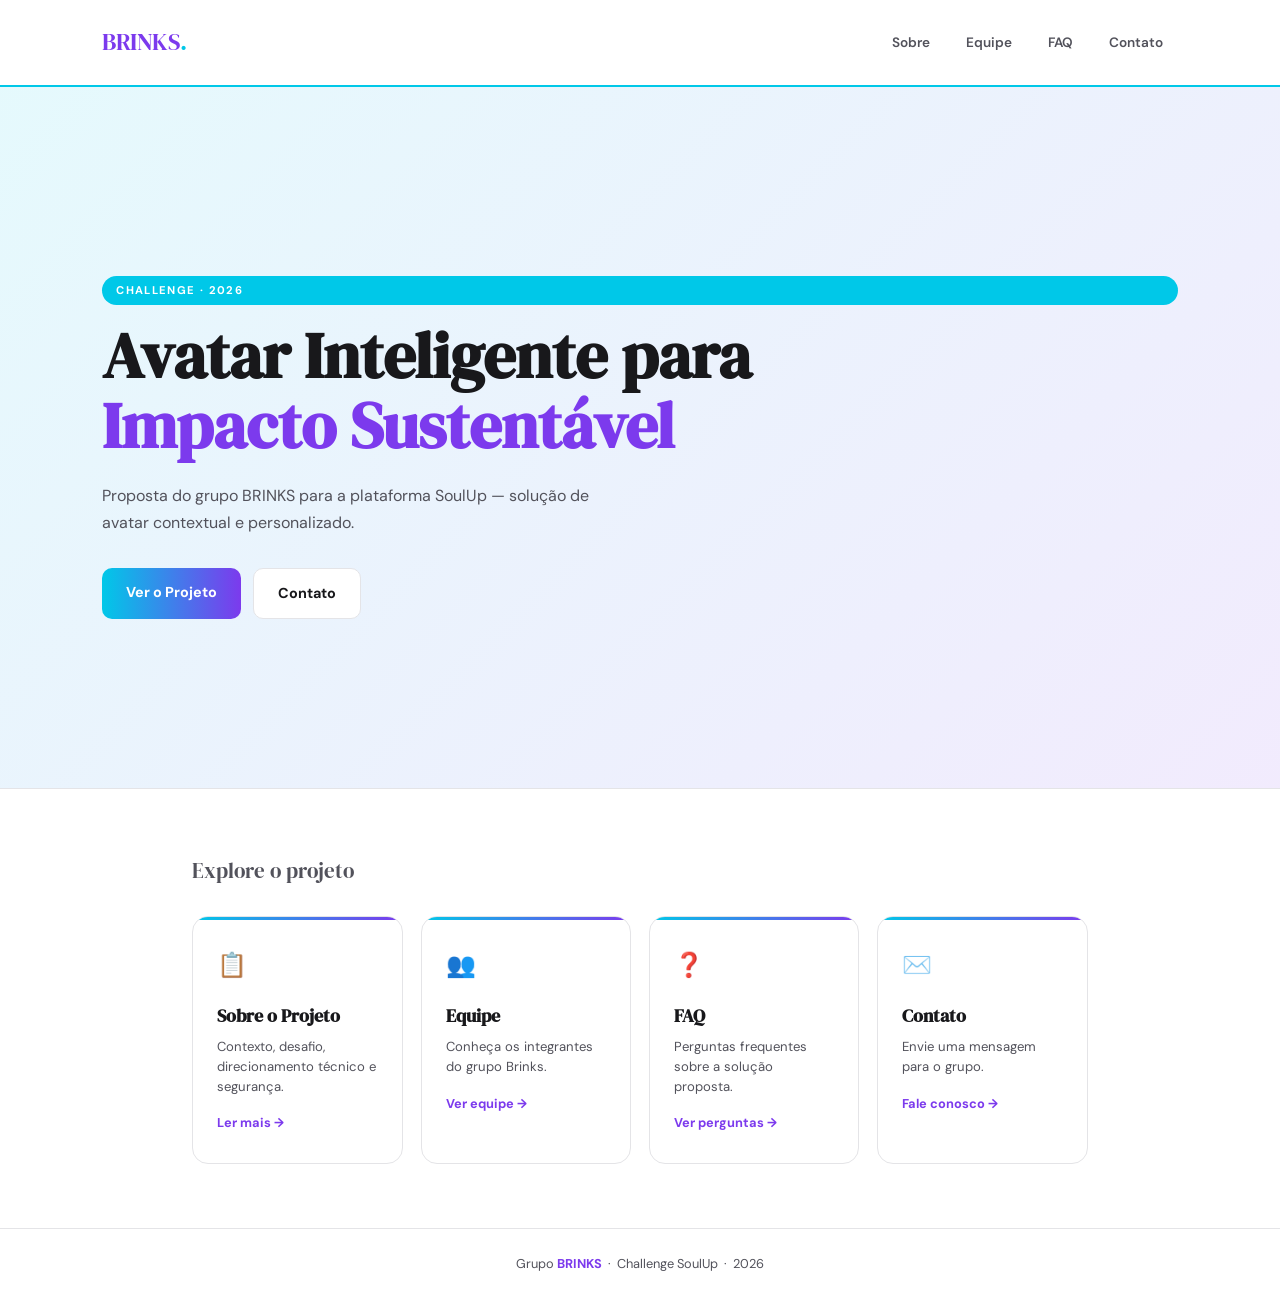
<file: index.html>
<!DOCTYPE html>
<html lang="pt-br">
<head>
  <meta charset="UTF-8" />
  <meta name="viewport" content="width=device-width, initial-scale=1.0"/>
  <title>BRINKS · Challenge SoulUp</title>
  <link rel="preconnect" href="https://fonts.googleapis.com">
  <link href="https://fonts.googleapis.com/css2?family=DM+Sans:wght@400;500;700&family=DM+Serif+Display&display=swap" rel="stylesheet">
  <link rel="stylesheet" href="./css/brinks.css">
  <link rel="stylesheet" href="./css/index.css">
</head>
<body>

<header class="site-header">
  <a href="./index.html" class="brand">BRINKS<span>.</span></a>
  <nav class="site-nav">
    <a href="./paginas/sobre.html">Sobre</a>
    <a href="./paginas/somos.html">Equipe</a>
    <a href="./paginas/faq.html">FAQ</a>
    <a href="./paginas/contato.html">Contato</a>
  </nav>
</header>

<section class="hero">
  <div class="pill">Challenge · 2026</div>
  <h1>Avatar Inteligente para <em>Impacto Sustentável</em></h1>
  <p>Proposta do grupo BRINKS para a plataforma SoulUp — solução de avatar contextual e personalizado.</p>
  <div class="hero-btns">
    <a href="./paginas/sobre.html" class="btn btn-primary">Ver o Projeto</a>
    <a href="./paginas/contato.html" class="btn btn-outline">Contato</a>
  </div>
</section>

<section class="nav-section">
  <h2>Explore o projeto</h2>
  <div class="nav-cards">

    <a href="./paginas/sobre.html" class="nav-card">
      <div class="icon">📋</div>
      <h3>Sobre o Projeto</h3>
      <p>Contexto, desafio, direcionamento técnico e segurança.</p>
      <span class="arrow">Ler mais →</span>
    </a>

    <a href="./paginas/somos.html" class="nav-card">
      <div class="icon">👥</div>
      <h3>Equipe</h3>
      <p>Conheça os integrantes do grupo Brinks.</p>
      <span class="arrow">Ver equipe →</span>
    </a>

    <a href="./paginas/faq.html" class="nav-card">
      <div class="icon">❓</div>
      <h3>FAQ</h3>
      <p>Perguntas frequentes sobre a solução proposta.</p>
      <span class="arrow">Ver perguntas →</span>
    </a>

    <a href="./paginas/contato.html" class="nav-card">
      <div class="icon">✉️</div>
      <h3>Contato</h3>
      <p>Envie uma mensagem para o grupo.</p>
      <span class="arrow">Fale conosco →</span>
    </a>

  </div>
</section>

<footer class="site-footer">
  Grupo <strong>BRINKS</strong> &nbsp;·&nbsp; Challenge SoulUp &nbsp;·&nbsp; 2026
</footer>

</body>
</html>
</file>
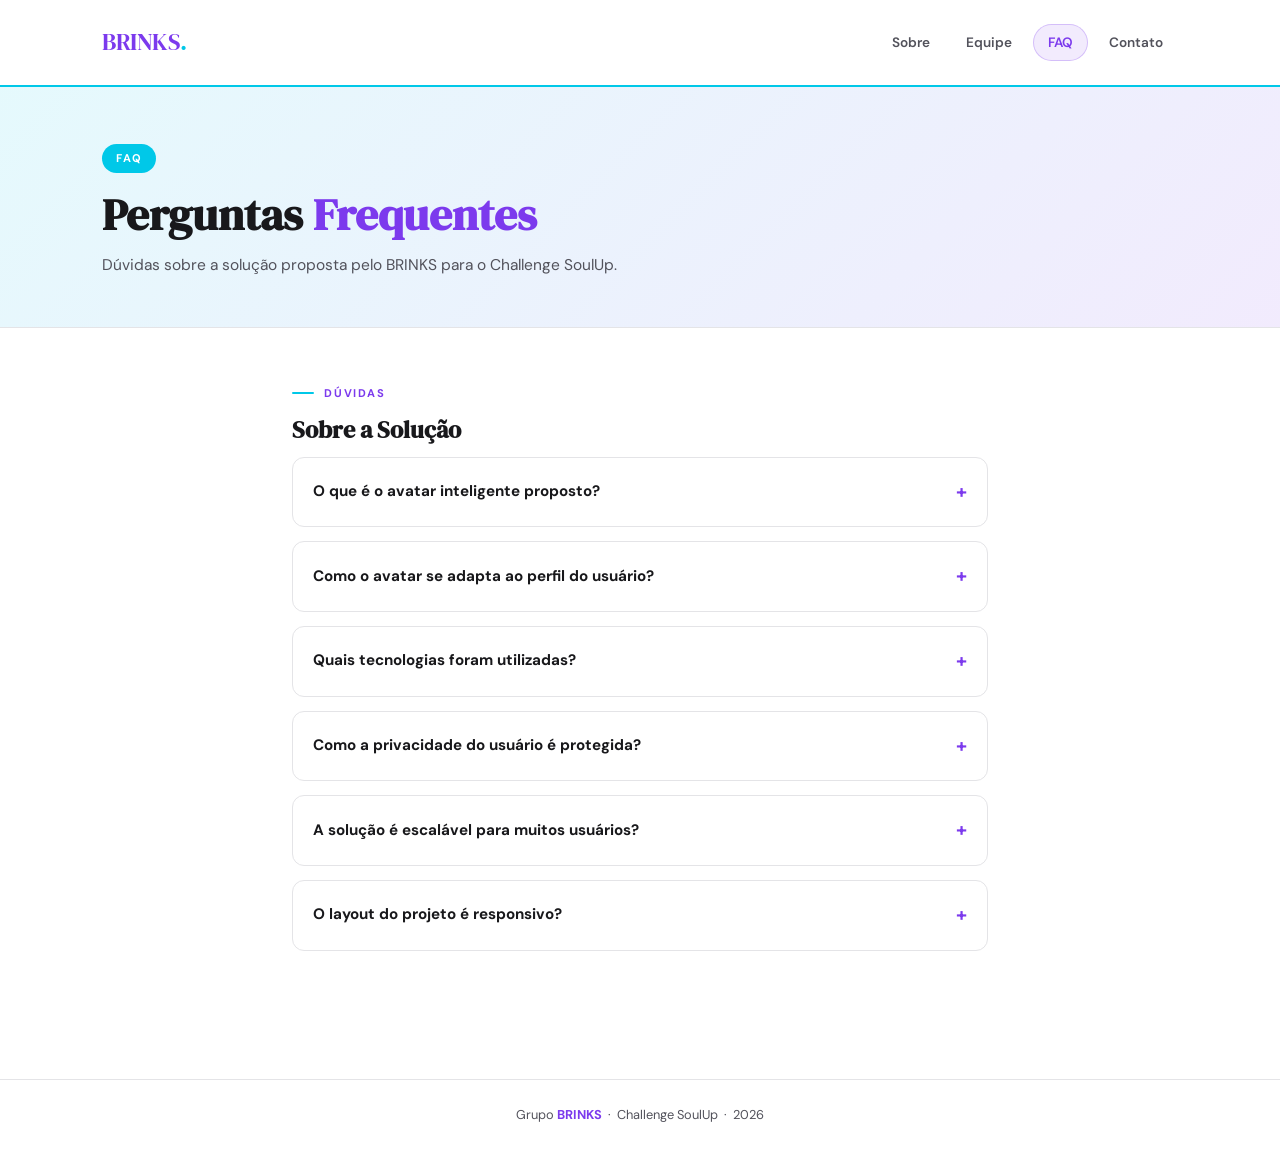
<file: paginas/faq.html>
<!DOCTYPE html>
<html lang="pt-br">
<head>
  <meta charset="UTF-8" />
  <meta name="viewport" content="width=device-width, initial-scale=1.0"/>
  <title>FAQ · BRINKS</title>
  <link rel="preconnect" href="https://fonts.googleapis.com">
  <link href="https://fonts.googleapis.com/css2?family=DM+Sans:wght@400;500;700&family=DM+Serif+Display&display=swap" rel="stylesheet">
  <link rel="stylesheet" href="../css/brinks.css">
  <link rel="stylesheet" href="../css/faq.css">
</head>
<body>

<header class="site-header">
  <a href="../index.html" class="brand">BRINKS<span>.</span></a>
  <nav class="site-nav">
    <a href="../paginas/sobre.html">Sobre</a>
    <a href="../paginas/somos.html">Equipe</a>
    <a href="../paginas/faq.html" class="active">FAQ</a>
    <a href="../paginas/contato.html">Contato</a>
  </nav>
</header>

<section class="page-hero">
  <div class="pill">FAQ</div>
  <h1>Perguntas <em>Frequentes</em></h1>
  <p>Dúvidas sobre a solução proposta pelo BRINKS para o Challenge SoulUp.</p>
</section>

<main>
  <div class="block">
    <div class="block-label">Dúvidas</div>
    <h2>Sobre a Solução</h2>

    <div class="faq-list">

      <details class="faq-item">
        <summary>O que é o avatar inteligente proposto?</summary>
        <div class="faq-answer">
          É um assistente virtual integrado à plataforma SoulUp, capaz de interagir com o usuário
          de forma contextual e personalizada — sugerindo ações sustentáveis, acompanhando missões
          e criando publicações automaticamente com base no perfil de cada usuário.
        </div>
      </details>

      <details class="faq-item">
        <summary>Como o avatar se adapta ao perfil do usuário?</summary>
        <div class="faq-answer">
          O avatar analisa o histórico de ações e interações do usuário para ajustar seu comportamento
          dinamicamente. Inicialmente com regras simples, a solução evolui progressivamente para modelos
          de personalização mais avançados.
        </div>
      </details>

      <details class="faq-item">
        <summary>Quais tecnologias foram utilizadas?</summary>
        <div class="faq-answer">
          O front-end foi desenvolvido com React, HTML e CSS. Para o back-end e automações, foram
          utilizadas outras ferramentas e linguagens complementares, com banco de dados escolhido
          e justificado pelo grupo de acordo com a proposta.
        </div>
      </details>

      <details class="faq-item">
        <summary>Como a privacidade do usuário é protegida?</summary>
        <div class="faq-answer">
          A solução adota análise baseada em padrão e recorrência, reduzindo falsos positivos e
          garantindo que dados sensíveis sejam tratados com proteção adequada. Há também mecanismos
          de revisão e escalonamento em situações críticas.
        </div>
      </details>

      <details class="faq-item">
        <summary>A solução é escalável para muitos usuários?</summary>
        <div class="faq-answer">
          Sim. A arquitetura proposta leva em conta a escalabilidade para múltiplos usuários
          simultâneos e a performance na geração de recomendações em tempo real, sendo um dos
          principais critérios de avaliação da proposta.
        </div>
      </details>

      <details class="faq-item">
        <summary>O layout do projeto é responsivo?</summary>
        <div class="faq-answer">
          Sim. Todas as páginas foram desenvolvidas com CSS responsivo, adaptando-se corretamente
          a desktop, tablet e dispositivos móveis.
        </div>
      </details>

    </div>
  </div>
</main>

<footer class="site-footer">
  Grupo <strong>BRINKS</strong> &nbsp;·&nbsp; Challenge SoulUp &nbsp;·&nbsp; 2026
</footer>

</body>
</html>
</file>
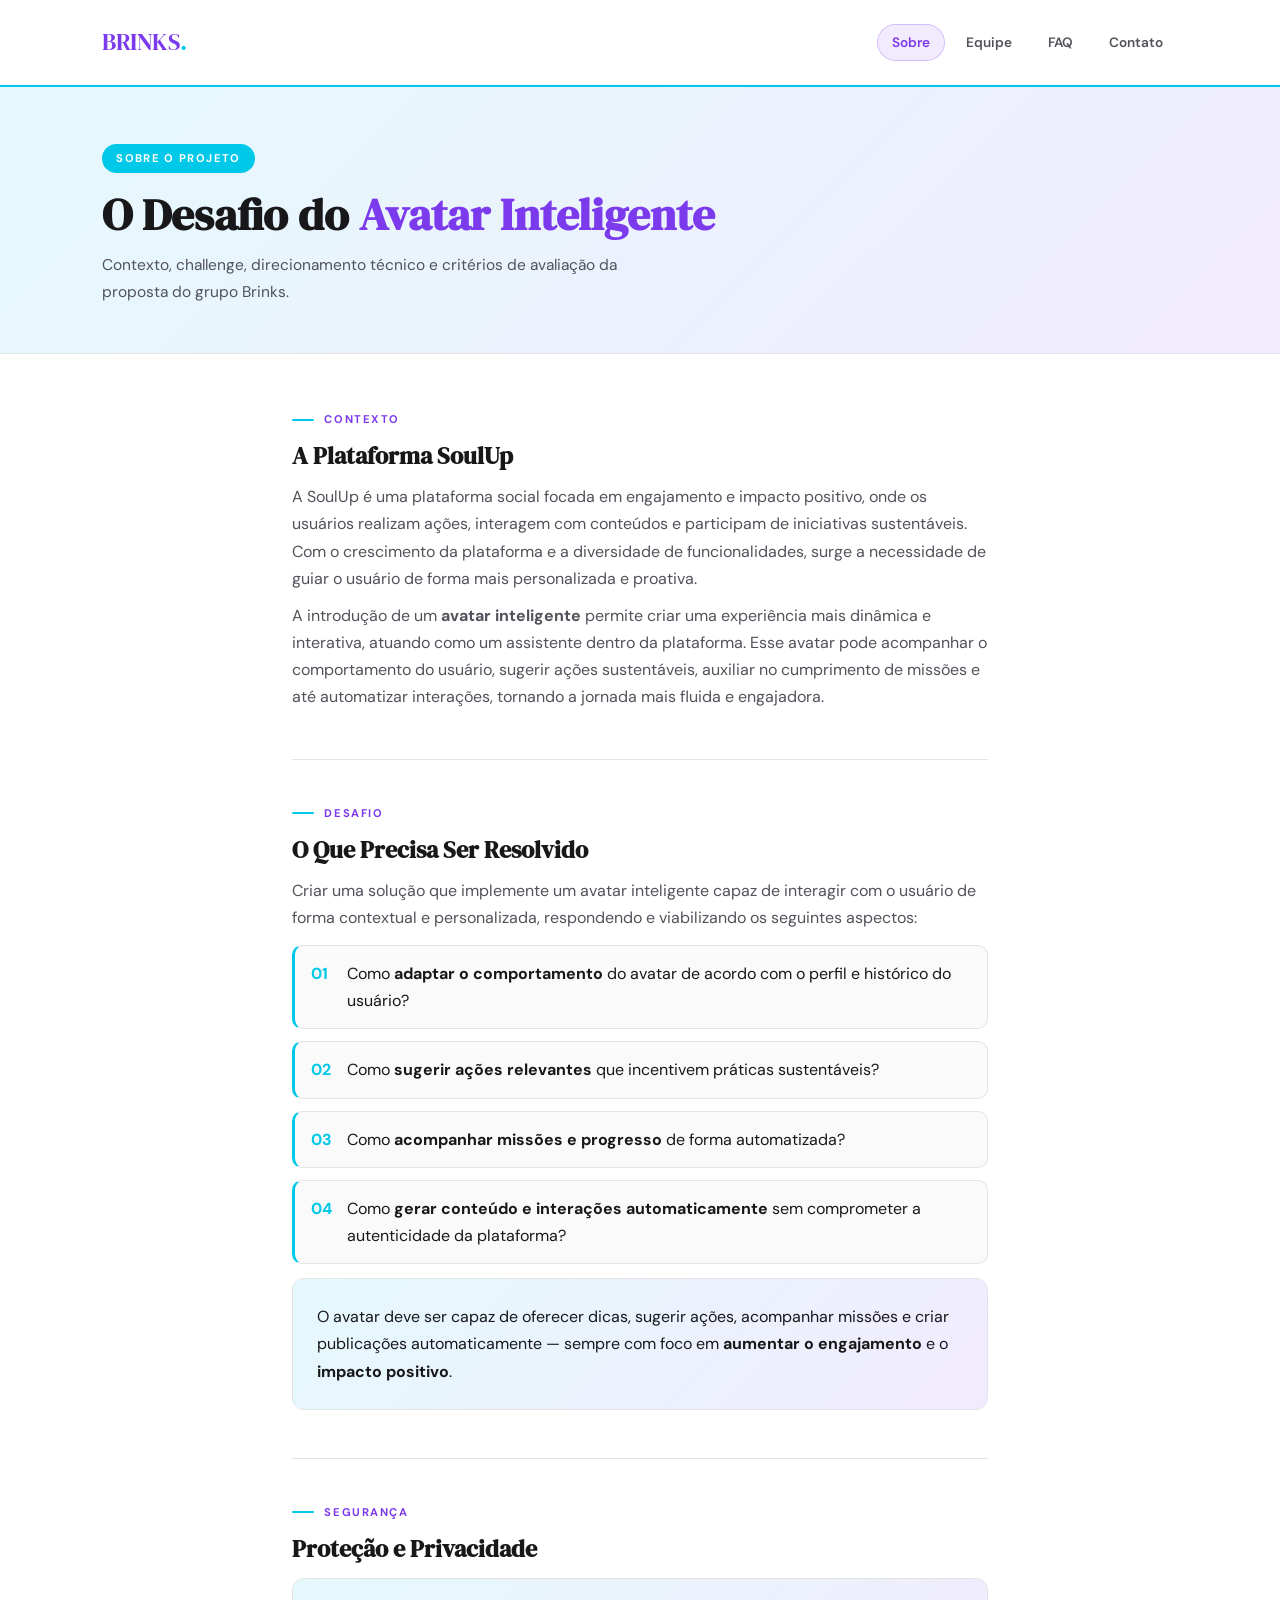
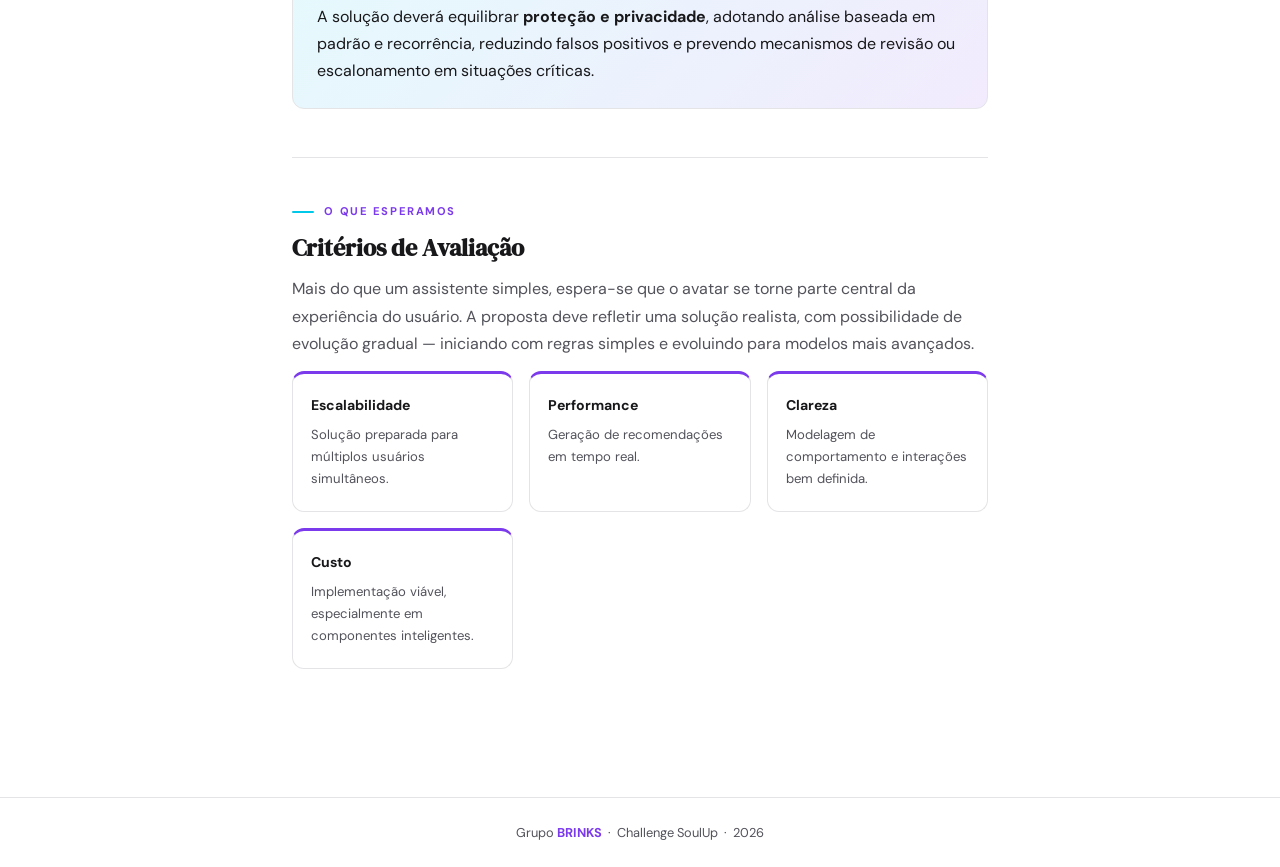
<file: paginas/sobre.html>
<!DOCTYPE html>
<html lang="pt-br">
<head>
  <meta charset="UTF-8" />
  <meta name="viewport" content="width=device-width, initial-scale=1.0"/>
  <title>Sobre o Projeto · BRINKS</title>
  <link rel="preconnect" href="https://fonts.googleapis.com">
  <link href="https://fonts.googleapis.com/css2?family=DM+Sans:wght@400;500;700&family=DM+Serif+Display&display=swap" rel="stylesheet">
  <link rel="stylesheet" href="../css/brinks.css">
</head>
<body>

<header class="site-header">
  <a href="../index.html" class="brand">BRINKS<span>.</span></a>
  <nav class="site-nav">
    <a href="../paginas/sobre.html" class="active">Sobre</a>
    <a href="../paginas/somos.html">Equipe</a>
    <a href="../paginas/faq.html">FAQ</a>
    <a href="../paginas/contato.html">Contato</a>
  </nav>
</header>

<section class="page-hero">
  <div class="pill">Sobre o Projeto</div>
  <h1>O Desafio do <em>Avatar Inteligente</em></h1>
  <p>Contexto, challenge, direcionamento técnico e critérios de avaliação da proposta do grupo Brinks.</p>
</section>

<main>

  <!-- CONTEXTO -->
  <div class="block">
    <div class="block-label">Contexto</div>
    <h2>A Plataforma SoulUp</h2>
    <p>
      A SoulUp é uma plataforma social focada em engajamento e impacto positivo,
      onde os usuários realizam ações, interagem com conteúdos e participam de iniciativas
      sustentáveis. Com o crescimento da plataforma e a diversidade de funcionalidades,
      surge a necessidade de guiar o usuário de forma mais personalizada e proativa.
    </p>
    <p>
      A introdução de um <strong>avatar inteligente</strong> permite criar uma experiência mais
      dinâmica e interativa, atuando como um assistente dentro da plataforma. Esse avatar pode
      acompanhar o comportamento do usuário, sugerir ações sustentáveis, auxiliar no cumprimento
      de missões e até automatizar interações, tornando a jornada mais fluida e engajadora.
    </p>
  </div>

  <hr>

  <!-- CHALLENGE -->
  <div class="block">
    <div class="block-label">Desafio</div>
    <h2>O Que Precisa Ser Resolvido</h2>
    <p>
      Criar uma solução que implemente um avatar inteligente capaz de interagir com o usuário
      de forma contextual e personalizada, respondendo e viabilizando os seguintes aspectos:
    </p>

    <ol class="num-list">
      <li>
        <span class="n">01</span>
        <p>Como <strong>adaptar o comportamento</strong> do avatar de acordo com o perfil e histórico do usuário?</p>
      </li>
      <li>
        <span class="n">02</span>
        <p>Como <strong>sugerir ações relevantes</strong> que incentivem práticas sustentáveis?</p>
      </li>
      <li>
        <span class="n">03</span>
        <p>Como <strong>acompanhar missões e progresso</strong> de forma automatizada?</p>
      </li>
      <li>
        <span class="n">04</span>
        <p>Como <strong>gerar conteúdo e interações automaticamente</strong> sem comprometer a autenticidade da plataforma?</p>
      </li>
    </ol>

    <div class="highlight-box">
      <p>
        O avatar deve ser capaz de oferecer dicas, sugerir ações, acompanhar missões e criar
        publicações automaticamente — sempre com foco em <strong>aumentar o engajamento</strong>
        e o <strong>impacto positivo</strong>.
      </p>
    </div>
  </div>

  <hr>

  <!-- SEGURANÇA -->
  <div class="block">
    <div class="block-label">Segurança</div>
    <h2>Proteção e Privacidade</h2>
    <div class="highlight-box">
      <p>
        A solução deverá equilibrar <strong>proteção e privacidade</strong>, adotando análise
        baseada em padrão e recorrência, reduzindo falsos positivos e prevendo mecanismos de
        revisão ou escalonamento em situações críticas.
      </p>
    </div>
  </div>

  <hr>

  <!-- EXPECTATIVAS -->
  <div class="block">
    <div class="block-label">O que esperamos</div>
    <h2>Critérios de Avaliação</h2>
    <p>
      Mais do que um assistente simples, espera-se que o avatar se torne parte central da
      experiência do usuário. A proposta deve refletir uma solução realista, com possibilidade
      de evolução gradual — iniciando com regras simples e evoluindo para modelos mais avançados.
    </p>
    <div class="grid-2">
      <div class="mini-card">
        <h4>Escalabilidade</h4>
        <p>Solução preparada para múltiplos usuários simultâneos.</p>
      </div>
      <div class="mini-card">
        <h4>Performance</h4>
        <p>Geração de recomendações em tempo real.</p>
      </div>
      <div class="mini-card">
        <h4>Clareza</h4>
        <p>Modelagem de comportamento e interações bem definida.</p>
      </div>
      <div class="mini-card">
        <h4>Custo</h4>
        <p>Implementação viável, especialmente em componentes inteligentes.</p>
      </div>
    </div>
  </div>

</main>

<footer class="site-footer">
  Grupo <strong>BRINKS</strong> &nbsp;·&nbsp; Challenge SoulUp &nbsp;·&nbsp; 2026
</footer>

</body>
</html>
</file>
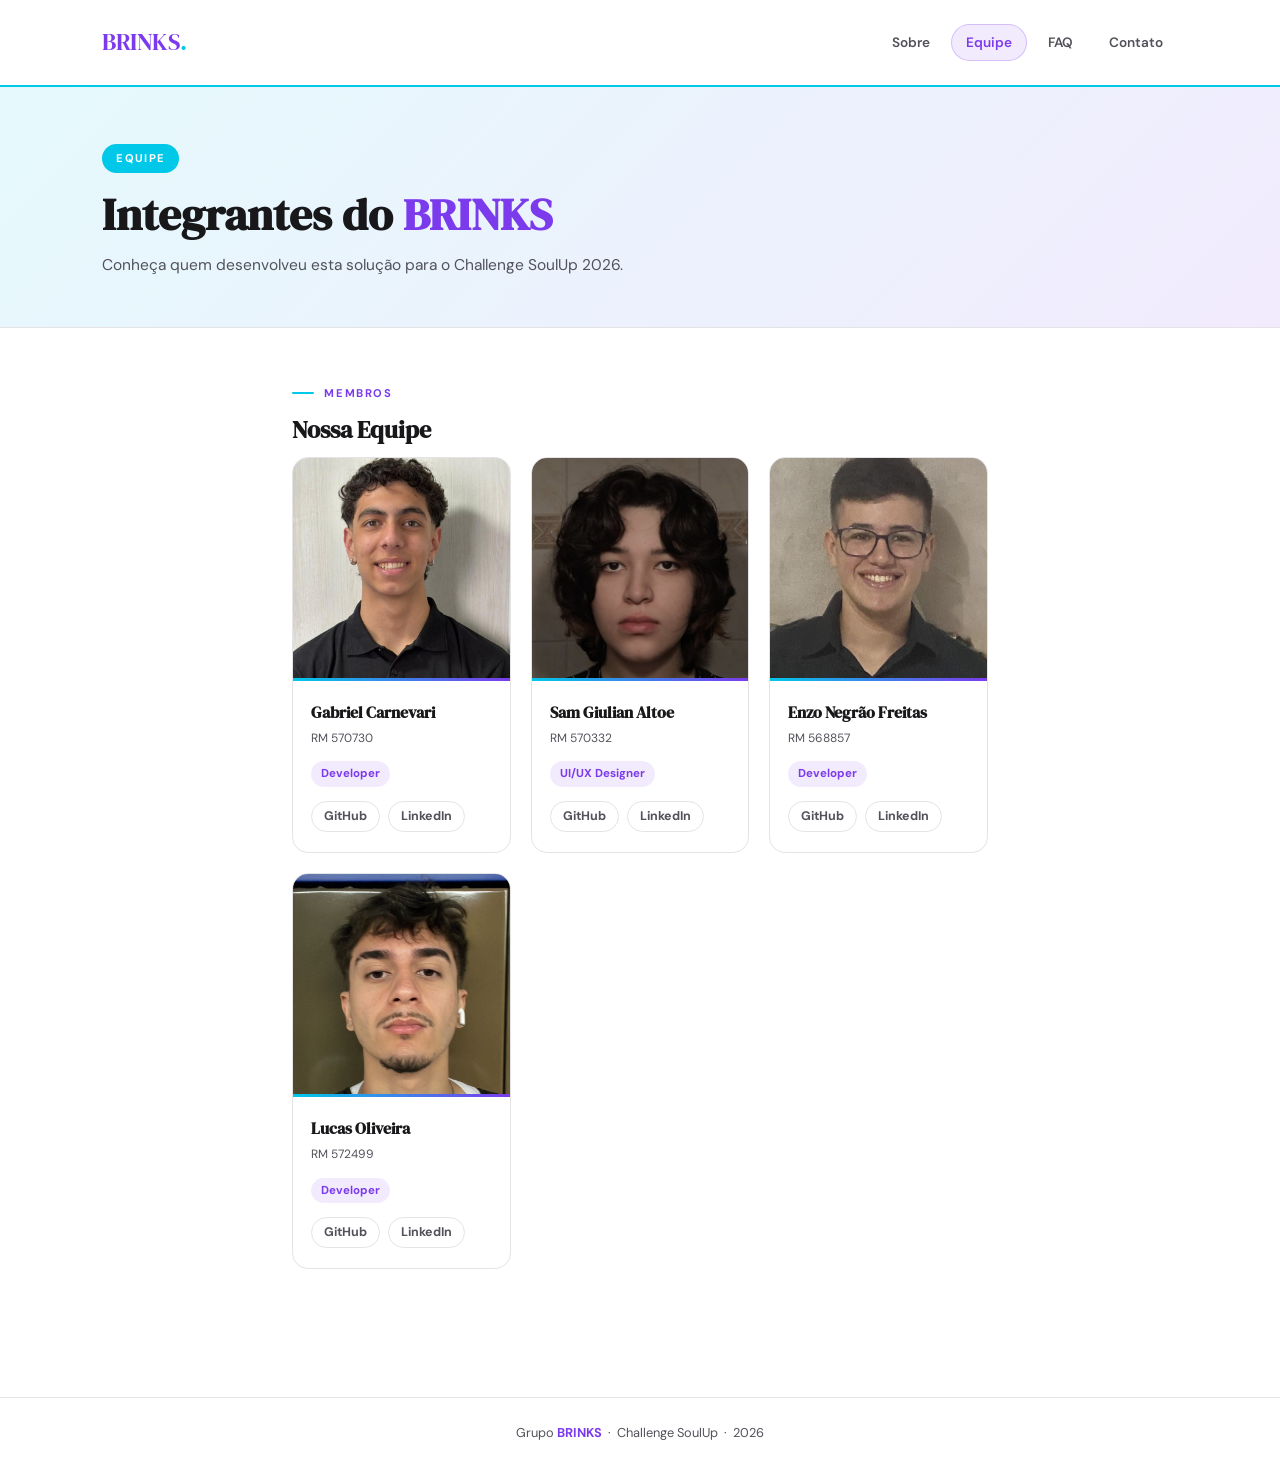
<file: paginas/somos.html>
<!DOCTYPE html>
<html lang="pt-br">
<head>
  <meta charset="UTF-8" />
  <meta name="viewport" content="width=device-width, initial-scale=1.0"/>
  <title>Equipe · BRINKS</title>
  <link rel="preconnect" href="https://fonts.googleapis.com">
  <link href="https://fonts.googleapis.com/css2?family=DM+Sans:wght@400;500;700&family=DM+Serif+Display&display=swap" rel="stylesheet">
  <link rel="stylesheet" href="../css/brinks.css">
  <link rel="stylesheet" href="../css/somos.css">
</head>
<body>

<header class="site-header">
  <a href="../index.html" class="brand">BRINKS<span>.</span></a>
  <nav class="site-nav">
    <a href="../paginas/sobre.html">Sobre</a>
    <a href="../paginas/somos.html" class="active">Equipe</a>
    <a href="../paginas/faq.html">FAQ</a>
    <a href="../paginas/contato.html">Contato</a>
  </nav>
</header>

<section class="page-hero">
  <div class="pill">Equipe</div>
  <h1>Integrantes do <em>BRINKS</em></h1>
  <p>Conheça quem desenvolveu esta solução para o Challenge SoulUp 2026.</p>
</section>

<main>
  <div class="block">
    <div class="block-label">Membros</div>
    <h2>Nossa Equipe</h2>

    <div class="team-grid">

      <div class="member-card">
        <img src="../img/fotogabriel.jpeg" alt="Gabriel Carnevari">
        <div class="member-info">
          <h3>Gabriel Carnevari</h3>
          <p class="member-rm">RM 570730</p>
          <span class="member-role">Developer</span>
          <div class="member-links">
            <a href="https://github.com/Canevari2" target="_blank">GitHub</a>
            <a href="https://www.linkedin.com/in/gabriel-canevari-476825382/">LinkedIn</a>
          </div>
        </div>
      </div>

      <div class="member-card">
        <img src="../img/fotosam.jpeg" alt="Sam Giulian Altoe">
        <div class="member-info">
          <h3>Sam Giulian Altoe</h3>
          <p class="member-rm">RM 570332</p>
          <span class="member-role">UI/UX Designer</span>
          <div class="member-links">
            <a href="https://github.com/Sammer-07" target="_blank">GitHub</a>
            <a href="https://www.linkedin.com/in/sam-giulian-altoe-758a733b2/" target="_blank">LinkedIn</a>
          </div>
        </div>
      </div>

      <div class="member-card">
        <img src="../img/fotoenzo.jpeg" alt="Enzo Negrão Freitas">
        <div class="member-info">
          <h3>Enzo Negrão Freitas</h3>
          <p class="member-rm">RM 568857</p>
          <span class="member-role">Developer</span>
          <div class="member-links">
            <a href="https://github.com/Enzo-N-Freitas" target="_blank">GitHub</a>
            <a href="https://www.linkedin.com/in/enzo-negrão-freitas-1b24a3348/" target="_blank">LinkedIn</a>
          </div>
        </div>
      </div>

      <div class="member-card">
        <img src="../img/fotolucas.jpeg" alt="Lucas Oliveira">
        <div class="member-info">
          <h3>Lucas Oliveira</h3>
          <p class="member-rm">RM 572499</p>
          <span class="member-role">Developer</span>
          <div class="member-links">
            <a href="https://github.com/LucasAlmeidaOliveira" target="_blank">GitHub</a>
            <a href="https://www.linkedin.com/in/sam-giulian-altoe-758a733b2/">LinkedIn</a>
          </div>
        </div>
      </div>

    </div>
  </div>
</main>

<footer class="site-footer">
  Grupo <strong>BRINKS</strong> &nbsp;·&nbsp; Challenge SoulUp &nbsp;·&nbsp; 2026
</footer>

</body>
</html>
</file>
<file: css/brinks.css>
/* ── BRINKS · CSS COMPARTILHADO ── */

:root {
  --cyan:          #00c8e8;
  --cyan-light:    rgba(0, 200, 232, 0.10);
  --purple:        #7c3aed;
  --purple-light:  rgba(124, 58, 237, 0.10);
  --ink:           #18181b;
  --muted:         #52525b;
  --border:        #e4e4e7;
  --white:         #ffffff;
}

*, *::before, *::after { margin: 0; padding: 0; box-sizing: border-box; }

html { scroll-behavior: smooth; }

body {
  font-family: 'DM Sans', sans-serif;
  background: var(--white);
  color: var(--ink);
  line-height: 1.7;
}

/* ── HEADER ── */
.site-header {
  background: var(--white);
  border-bottom: 2px solid var(--cyan);
  padding: 22px 8%;
  display: flex;
  align-items: center;
  justify-content: space-between;
  flex-wrap: wrap;
  gap: 14px;
  position: sticky;
  top: 0;
  z-index: 100;
}

.brand {
  font-family: 'DM Serif Display', serif;
  font-size: 1.5rem;
  color: var(--purple);
  text-decoration: none;
  letter-spacing: -0.5px;
}
.brand span { color: var(--cyan); }

.site-nav {
  display: flex;
  gap: 6px;
  flex-wrap: wrap;
}

.site-nav a {
  text-decoration: none;
  font-size: 0.85rem;
  font-weight: 600;
  color: var(--muted);
  padding: 6px 14px;
  border-radius: 999px;
  border: 1px solid transparent;
  transition: 0.2s;
}

.site-nav a:hover,
.site-nav a.active {
  color: var(--purple);
  border-color: rgba(124,58,237,0.25);
  background: var(--purple-light);
}

/* ── HERO DE PÁGINA ── */
.page-hero {
  background: linear-gradient(135deg, var(--cyan-light), var(--purple-light));
  border-bottom: 1px solid var(--border);
  padding: 56px 8% 48px;
}

.pill {
  display: inline-block;
  background: var(--cyan);
  color: #fff;
  font-size: 0.7rem;
  font-weight: 700;
  letter-spacing: 0.12em;
  text-transform: uppercase;
  padding: 5px 14px;
  border-radius: 999px;
  margin-bottom: 16px;
}

.page-hero h1 {
  font-family: 'DM Serif Display', serif;
  font-size: clamp(1.8rem, 4vw, 2.8rem);
  color: var(--ink);
  line-height: 1.15;
  max-width: 700px;
  margin-bottom: 12px;
}

.page-hero h1 em {
  font-style: normal;
  color: var(--purple);
}

.page-hero p {
  color: var(--muted);
  max-width: 580px;
  font-size: 0.97rem;
}

/* ── MAIN ── */
main {
  max-width: 900px;
  margin: 0 auto;
  padding: 56px 8% 80px;
}

/* ── BLOCOS DE CONTEÚDO ── */
.block { margin-bottom: 48px; }

.block-label {
  display: flex;
  align-items: center;
  gap: 10px;
  font-size: 0.7rem;
  font-weight: 700;
  letter-spacing: 0.14em;
  text-transform: uppercase;
  color: var(--purple);
  margin-bottom: 12px;
}

.block-label::before {
  content: '';
  width: 22px;
  height: 2px;
  background: var(--cyan);
  border-radius: 2px;
  flex-shrink: 0;
}

.block h2 {
  font-family: 'DM Serif Display', serif;
  font-size: 1.5rem;
  color: var(--ink);
  margin-bottom: 12px;
  line-height: 1.25;
}

.block p {
  color: var(--muted);
  margin-bottom: 10px;
}

/* ── HIGHLIGHT BOX ── */
.highlight-box {
  background: linear-gradient(135deg, var(--cyan-light), var(--purple-light));
  border: 1px solid var(--border);
  border-radius: 12px;
  padding: 24px;
  margin-top: 14px;
}
.highlight-box p { color: var(--ink); margin: 0; }

/* ── LISTA NUMERADA ── */
.num-list {
  list-style: none;
  display: flex;
  flex-direction: column;
  gap: 12px;
  margin-top: 14px;
}

.num-list li {
  display: flex;
  gap: 14px;
  align-items: flex-start;
  background: #fafafa;
  border: 1px solid var(--border);
  border-left: 3px solid var(--cyan);
  border-radius: 10px;
  padding: 14px 16px;
}

.num-list .n {
  font-weight: 700;
  color: var(--cyan);
  flex-shrink: 0;
  min-width: 22px;
}

.num-list li p { color: var(--ink); margin: 0; }

/* ── TAGS ── */
.tags {
  display: flex;
  flex-wrap: wrap;
  gap: 8px;
  margin-top: 12px;
}

.tag {
  background: var(--purple-light);
  color: var(--purple);
  font-weight: 600;
  font-size: 0.8rem;
  padding: 5px 13px;
  border-radius: 999px;
  border: 1px solid rgba(124,58,237,0.2);
}

/* ── GRID ── */
.grid-2 {
  display: grid;
  grid-template-columns: repeat(auto-fit, minmax(200px, 1fr));
  gap: 16px;
  margin-top: 14px;
}

.mini-card {
  background: var(--white);
  border: 1px solid var(--border);
  border-top: 3px solid var(--purple);
  border-radius: 12px;
  padding: 20px 18px;
}

.mini-card h4 {
  font-size: 0.88rem;
  font-weight: 700;
  color: var(--ink);
  margin-bottom: 6px;
}

.mini-card p { font-size: 0.82rem; color: var(--muted); margin: 0; }

/* ── HR ── */
hr { border: none; border-top: 1px solid var(--border); margin: 44px 0; }

/* ── FOOTER ── */
.site-footer {
  text-align: center;
  padding: 24px 8%;
  border-top: 1px solid var(--border);
  color: var(--muted);
  font-size: 0.8rem;
}

.site-footer strong { color: var(--purple); }

/* ── BOTÃO ── */
.btn {
  display: inline-block;
  padding: 12px 24px;
  border-radius: 10px;
  font-weight: 700;
  font-size: 0.9rem;
  text-decoration: none;
  transition: 0.2s;
  cursor: pointer;
  border: none;
  font-family: 'DM Sans', sans-serif;
}

.btn-primary {
  background: linear-gradient(90deg, var(--cyan), var(--purple));
  color: #fff;
}

.btn-primary:hover { opacity: 0.88; transform: translateY(-2px); }

.btn-outline {
  border: 1px solid var(--border);
  color: var(--ink);
  background: var(--white);
}

.btn-outline:hover {
  border-color: var(--purple);
  color: var(--purple);
}

/* ── RESPONSIVE ── */
@media (max-width: 600px) {
  .site-header { padding: 18px 6%; }
  .page-hero   { padding: 40px 6% 36px; }
  main         { padding: 40px 6% 60px; }
}
</file>
<file: css/index.css>
.hero {
  min-height: 78vh;
  display: flex;
  flex-direction: column;
  justify-content: center;
  padding: 80px 8% 60px;
  background: linear-gradient(135deg, var(--cyan-light), var(--purple-light));
  border-bottom: 1px solid var(--border);
}

.hero h1 {
  font-family: 'DM Serif Display', serif;
  font-size: clamp(2.4rem, 6vw, 4rem);
  line-height: 1.1;
  max-width: 720px;
  margin-bottom: 20px;
}

.hero h1 em {
  font-style: normal;
  color: var(--purple);
}

.hero p {
  color: var(--muted);
  max-width: 520px;
  margin-bottom: 32px;
}

.hero-btns {
  display: flex;
  gap: 12px;
  flex-wrap: wrap;
}

.nav-section {
  padding: 64px 8%;
  max-width: 1100px;
  margin: 0 auto;
}

.nav-section h2 {
  font-family: 'DM Serif Display', serif;
  font-size: 1.3rem;
  color: var(--muted);
  font-weight: 400;
  margin-bottom: 28px;
}

.nav-cards {
  display: grid;
  grid-template-columns: repeat(auto-fit, minmax(210px, 1fr));
  gap: 18px;
}

.nav-card {
  text-decoration: none;
  display: block;
  background: var(--white);
  border: 1px solid var(--border);
  border-radius: 16px;
  padding: 28px 24px;
  transition: 0.25s;
  position: relative;
  overflow: hidden;
}

.nav-card::before {
  content: '';
  position: absolute;
  top: 0; left: 0; right: 0;
  height: 3px;
  background: linear-gradient(90deg, var(--cyan), var(--purple));
}

.nav-card:hover {
  transform: translateY(-4px);
  box-shadow: 0 12px 32px rgba(0, 0, 0, 0.08);
  border-color: rgba(124, 58, 237, 0.2);
}

.nav-card .icon { font-size: 1.5rem; margin-bottom: 14px; }

.nav-card h3 {
  font-family: 'DM Serif Display', serif;
  font-size: 1.15rem;
  color: var(--ink);
  margin-bottom: 6px;
}

.nav-card p { font-size: 0.82rem; color: var(--muted); line-height: 1.5; }

.nav-card .arrow {
  display: inline-block;
  margin-top: 16px;
  font-size: 0.8rem;
  font-weight: 700;
  color: var(--purple);
}

@media (max-width: 600px) {
  .hero { padding: 60px 6% 40px; min-height: auto; }
  .nav-section { padding: 40px 6%; }
}
</file>
<file: css/faq.css>
.faq-list {
  display: flex;
  flex-direction: column;
  gap: 14px;
  margin-top: 8px;
}

.faq-item {
  border: 1px solid var(--border);
  border-radius: 12px;
  overflow: hidden;
}

.faq-item summary {
  display: flex;
  justify-content: space-between;
  align-items: center;
  padding: 18px 20px;
  font-weight: 700;
  font-size: 0.95rem;
  color: var(--ink);
  cursor: pointer;
  list-style: none;
  gap: 12px;
}

.faq-item summary::-webkit-details-marker { display: none; }

.faq-item summary::after {
  content: '+';
  font-size: 1.2rem;
  color: var(--purple);
  flex-shrink: 0;
  transition: 0.2s;
}

.faq-item[open] summary::after { content: '−'; }

.faq-item[open] summary {
  border-bottom: 1px solid var(--border);
  color: var(--purple);
}

.faq-answer {
  padding: 16px 20px;
  color: var(--muted);
  font-size: 0.92rem;
  line-height: 1.65;
  background: #fafafa;
}
</file>
<file: css/somos.css>
.team-grid {
  display: grid;
  grid-template-columns: repeat(auto-fit, minmax(190px, 1fr));
  gap: 20px;
  margin-top: 8px;
}

.member-card {
  background: var(--white);
  border: 1px solid var(--border);
  border-radius: 16px;
  overflow: hidden;
  transition: 0.25s;
}

.member-card:hover {
  transform: translateY(-4px);
  box-shadow: 0 12px 32px rgba(0, 0, 0, 0.08);
}

.member-card img {
  width: 100%;
  height: 220px;
  object-fit: cover;
  object-position: top;
  display: block;
}

.member-info {
  padding: 18px 18px 20px;
  border-top: 3px solid transparent;
  border-image: linear-gradient(90deg, var(--cyan), var(--purple)) 1;
}

.member-info h3 {
  font-family: 'DM Serif Display', serif;
  font-size: 1rem;
  color: var(--ink);
  margin-bottom: 2px;
}

.member-rm { font-size: 0.75rem; color: var(--muted); margin-bottom: 4px; }

.member-role {
  display: inline-block;
  font-size: 0.72rem;
  font-weight: 700;
  color: var(--purple);
  background: var(--purple-light);
  padding: 3px 10px;
  border-radius: 999px;
  margin-bottom: 14px;
}

.member-links { display: flex; gap: 8px; }

.member-links a {
  text-decoration: none;
  font-size: 0.78rem;
  font-weight: 700;
  color: var(--muted);
  border: 1px solid var(--border);
  padding: 4px 12px;
  border-radius: 999px;
  transition: 0.2s;
}

.member-links a:hover {
  color: var(--purple);
  border-color: rgba(124, 58, 237, 0.3);
}
</file>
